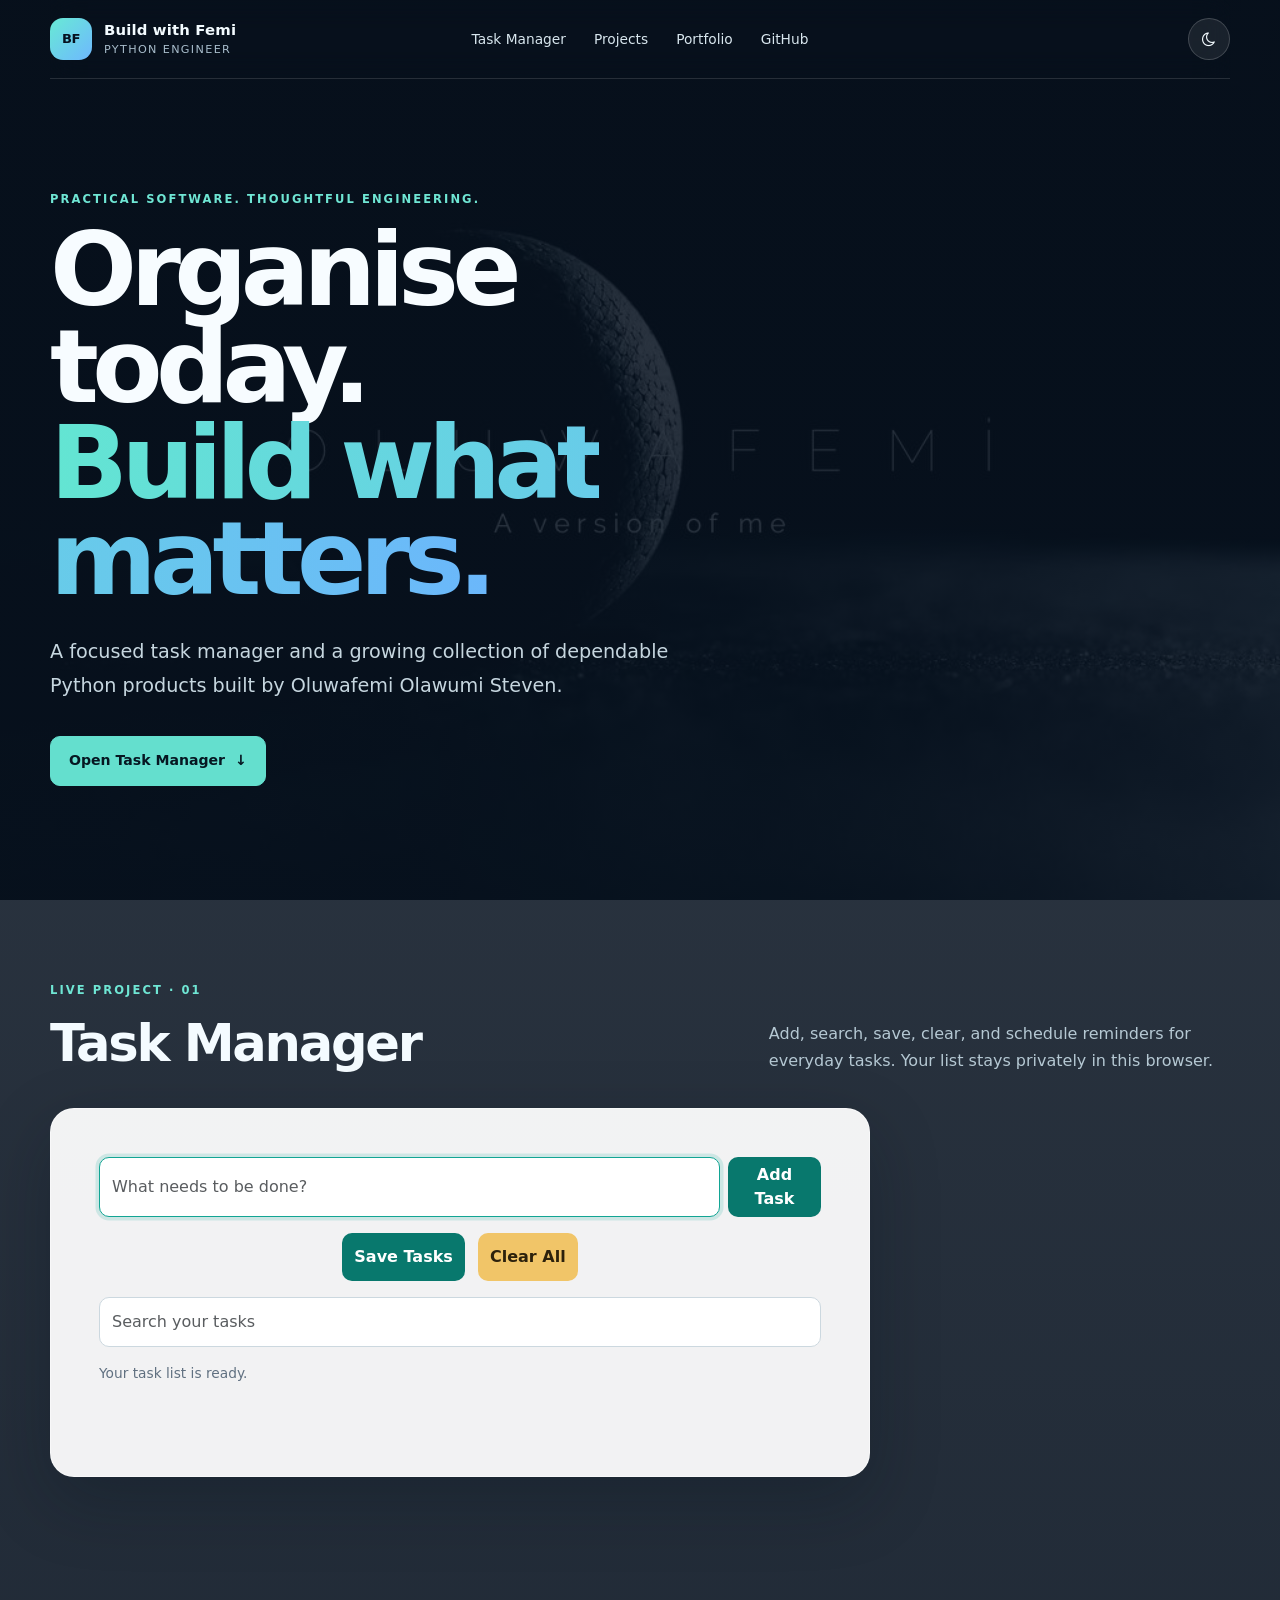
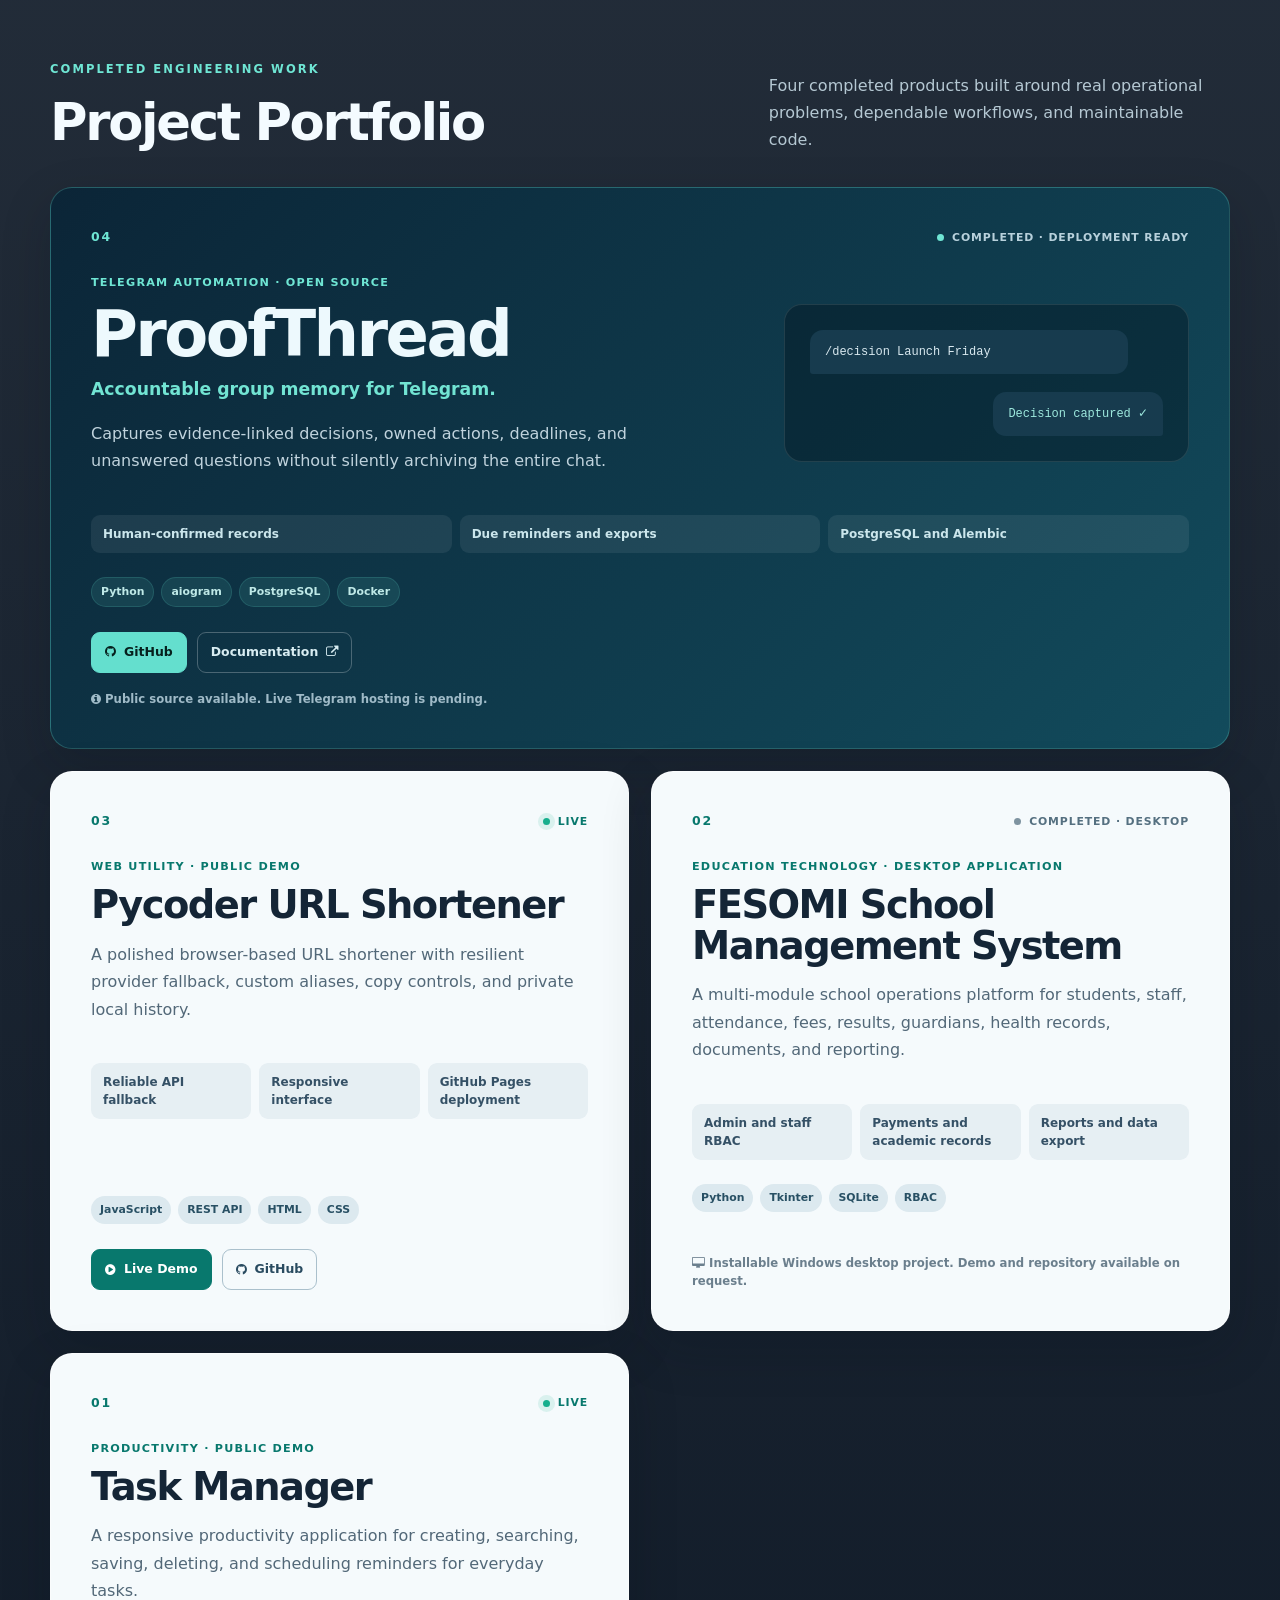
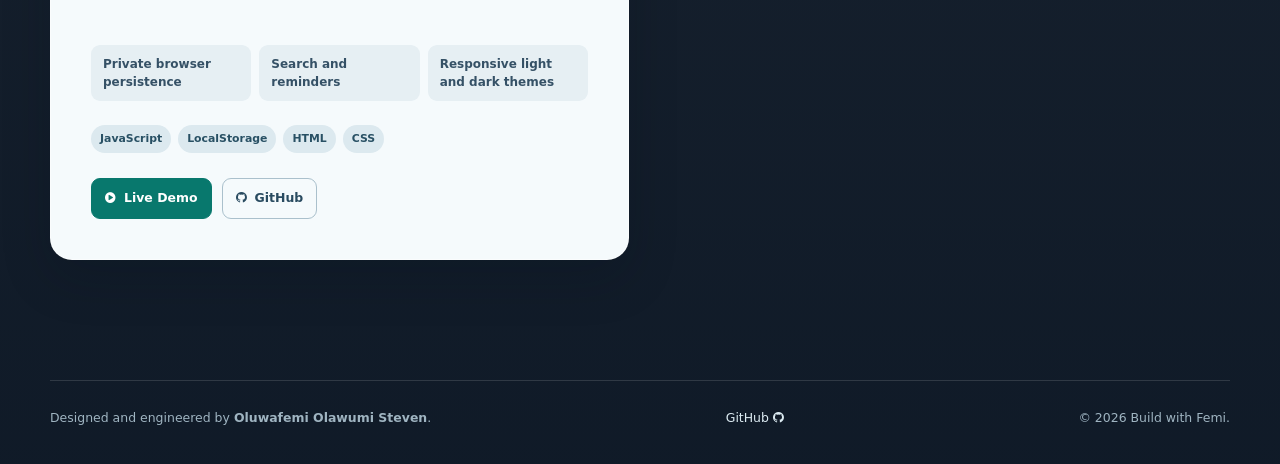
<file: task-manager/index.html>
<!DOCTYPE html>
<html lang="en">
<head>
  <meta charset="UTF-8">
  <meta name="viewport" content="width=device-width, initial-scale=1.0">
  <meta name="description" content="Oluwafemi Olawumi Steven's Task Manager and featured Python engineering projects.">
  <meta name="theme-color" content="#071526">
  <title>Task Manager | Build with Femi</title>
  <link rel="stylesheet" href="https://cdn.jsdelivr.net/npm/bootstrap@5.3.0/dist/css/bootstrap.min.css">
  <link rel="stylesheet" href="https://maxcdn.bootstrapcdn.com/font-awesome/4.7.0/css/font-awesome.min.css">
  <link rel="stylesheet" href="styles.css">
</head>
<body>
  <header class="site-header">
    <a class="brand" href="#top" aria-label="Build with Femi home">
      <span class="brand-mark" aria-hidden="true">BF</span>
      <span>
        <strong>Build with Femi</strong>
        <small>Python engineer</small>
      </span>
    </a>

    <nav aria-label="Primary navigation">
      <a href="#task-manager">Task Manager</a>
      <a href="#projects">Projects</a>
      <a href="../">Portfolio</a>
      <a href="https://github.com/Oluwafemi1x" target="_blank" rel="noopener noreferrer">GitHub</a>
    </nav>

    <button class="mode-toggle" type="button" aria-label="Switch between light and dark mode" title="Toggle colour theme">
      <i class="fa fa-moon-o" aria-hidden="true"></i>
    </button>
  </header>

  <main id="top">
    <section class="hero" aria-labelledby="hero-title">
      <p class="eyebrow">Practical software. Thoughtful engineering.</p>
      <h1 id="hero-title">Organise today.<br><span>Build what matters.</span></h1>
      <p class="hero-copy">A focused task manager and a growing collection of dependable Python products built by Oluwafemi Olawumi Steven.</p>
      <a class="primary-link" href="#task-manager">Open Task Manager <span aria-hidden="true">↓</span></a>
    </section>

    <section id="task-manager" class="task-section" aria-labelledby="task-title">
      <div class="section-heading">
        <div>
          <p class="eyebrow">Live project · 01</p>
          <h2 id="task-title">Task Manager</h2>
        </div>
        <p>Add, search, save, clear, and schedule reminders for everyday tasks. Your list stays privately in this browser.</p>
      </div>

      <div class="task-manager-shell container">
        <div class="task-input d-flex justify-content-center">
          <label class="visually-hidden" for="taskInput">New task</label>
          <input type="text" id="taskInput" placeholder="What needs to be done?" class="form-control me-2" maxlength="240" autocomplete="off">
          <button id="addTaskBtn" class="btn btn-primary" type="button">Add Task</button>
        </div>

        <div class="task-actions text-center mt-3">
          <button id="saveTasksBtn" class="btn btn-success me-2" type="button">Save Tasks</button>
          <button id="clearAllBtn" class="btn btn-warning" type="button">Clear All</button>
        </div>

        <label class="visually-hidden" for="searchInput">Search tasks</label>
        <input type="search" id="searchInput" placeholder="Search your tasks" class="form-control my-3" autocomplete="off">
        <p id="emptyState" class="empty-state">Your task list is ready.</p>
        <ul class="task-list list-group" id="taskList" aria-live="polite"></ul>
        <p id="taskStatus" class="task-status" role="status" aria-live="polite"></p>
      </div>
    </section>

    <section id="projects" class="projects-section" aria-labelledby="projects-title">
      <div class="section-heading">
        <div>
          <p class="eyebrow">Completed engineering work</p>
          <h2 id="projects-title">Project Portfolio</h2>
        </div>
        <p>Four completed products built around real operational problems, dependable workflows, and maintainable code.</p>
      </div>

      <div class="project-grid">
        <article class="portfolio-card portfolio-card--featured">
          <div class="card-topline">
            <span class="project-index">04</span>
            <span class="project-status"><i></i> Completed · Deployment ready</span>
          </div>
          <div class="card-layout">
            <div>
              <p class="project-type">Telegram automation · Open source</p>
              <h3>ProofThread</h3>
              <p class="project-tagline">Accountable group memory for Telegram.</p>
              <p>Captures evidence-linked decisions, owned actions, deadlines, and unanswered questions without silently archiving the entire chat.</p>
            </div>
            <div class="mini-thread" aria-hidden="true">
              <span>/decision Launch Friday</span>
              <span>Decision captured ✓</span>
            </div>
          </div>
          <ul class="project-highlights">
            <li>Human-confirmed records</li>
            <li>Due reminders and exports</li>
            <li>PostgreSQL and Alembic</li>
          </ul>
          <div class="tech-stack" aria-label="ProofThread technologies"><span>Python</span><span>aiogram</span><span>PostgreSQL</span><span>Docker</span></div>
          <div class="project-links">
            <a class="project-button" href="https://github.com/Oluwafemi1x/proofthread-telegram-bot" target="_blank" rel="noopener noreferrer"><i class="fa fa-github" aria-hidden="true"></i> GitHub</a>
            <a class="project-button project-button--secondary" href="https://github.com/Oluwafemi1x/proofthread-telegram-bot#readme" target="_blank" rel="noopener noreferrer">Documentation <i class="fa fa-external-link" aria-hidden="true"></i></a>
          </div>
          <p class="availability"><i class="fa fa-info-circle" aria-hidden="true"></i> Public source available. Live Telegram hosting is pending.</p>
        </article>

        <article class="portfolio-card">
          <div class="card-topline">
            <span class="project-index">03</span>
            <span class="project-status project-status--live"><i></i> Live</span>
          </div>
          <p class="project-type">Web utility · Public demo</p>
          <h3>Pycoder URL Shortener</h3>
          <p>A polished browser-based URL shortener with resilient provider fallback, custom aliases, copy controls, and private local history.</p>
          <ul class="project-highlights">
            <li>Reliable API fallback</li>
            <li>Responsive interface</li>
            <li>GitHub Pages deployment</li>
          </ul>
          <div class="tech-stack" aria-label="URL Shortener technologies"><span>JavaScript</span><span>REST API</span><span>HTML</span><span>CSS</span></div>
          <div class="project-links">
            <a class="project-button project-button--live" href="https://oluwafemi1x.github.io/url-shortener/" target="_blank" rel="noopener noreferrer"><i class="fa fa-play-circle" aria-hidden="true"></i> Live Demo</a>
            <a class="project-button project-button--secondary" href="https://github.com/Oluwafemi1x/url-shortener" target="_blank" rel="noopener noreferrer"><i class="fa fa-github" aria-hidden="true"></i> GitHub</a>
          </div>
        </article>

        <article class="portfolio-card">
          <div class="card-topline">
            <span class="project-index">02</span>
            <span class="project-status"><i></i> Completed · Desktop</span>
          </div>
          <p class="project-type">Education technology · Desktop application</p>
          <h3>FESOMI School Management System</h3>
          <p>A multi-module school operations platform for students, staff, attendance, fees, results, guardians, health records, documents, and reporting.</p>
          <ul class="project-highlights">
            <li>Admin and staff RBAC</li>
            <li>Payments and academic records</li>
            <li>Reports and data export</li>
          </ul>
          <div class="tech-stack" aria-label="FESOMI technologies"><span>Python</span><span>Tkinter</span><span>SQLite</span><span>RBAC</span></div>
          <p class="availability"><i class="fa fa-desktop" aria-hidden="true"></i> Installable Windows desktop project. Demo and repository available on request.</p>
        </article>

        <article class="portfolio-card">
          <div class="card-topline">
            <span class="project-index">01</span>
            <span class="project-status project-status--live"><i></i> Live</span>
          </div>
          <p class="project-type">Productivity · Public demo</p>
          <h3>Task Manager</h3>
          <p>A responsive productivity application for creating, searching, saving, deleting, and scheduling reminders for everyday tasks.</p>
          <ul class="project-highlights">
            <li>Private browser persistence</li>
            <li>Search and reminders</li>
            <li>Responsive light and dark themes</li>
          </ul>
          <div class="tech-stack" aria-label="Task Manager technologies"><span>JavaScript</span><span>LocalStorage</span><span>HTML</span><span>CSS</span></div>
          <div class="project-links">
            <a class="project-button project-button--live" href="https://oluwafemi1x.github.io/Task-Manager/" target="_blank" rel="noopener noreferrer"><i class="fa fa-play-circle" aria-hidden="true"></i> Live Demo</a>
            <a class="project-button project-button--secondary" href="https://github.com/Oluwafemi1x/Task-Manager" target="_blank" rel="noopener noreferrer"><i class="fa fa-github" aria-hidden="true"></i> GitHub</a>
          </div>
        </article>
      </div>
    </section>
  </main>

  <footer class="footer">
    <p>Designed and engineered by <strong>Oluwafemi Olawumi Steven</strong>.</p>
    <a href="https://github.com/Oluwafemi1x" target="_blank" rel="noopener noreferrer">GitHub <i class="fa fa-github" aria-hidden="true"></i></a>
    <p>&copy; <span id="currentYear">2026</span> Build with Femi.</p>
  </footer>

  <script src="https://cdn.jsdelivr.net/npm/bootstrap@5.3.0/dist/js/bootstrap.bundle.min.js"></script>
  <script src="script.js"></script>
</body>
</html>
</file>
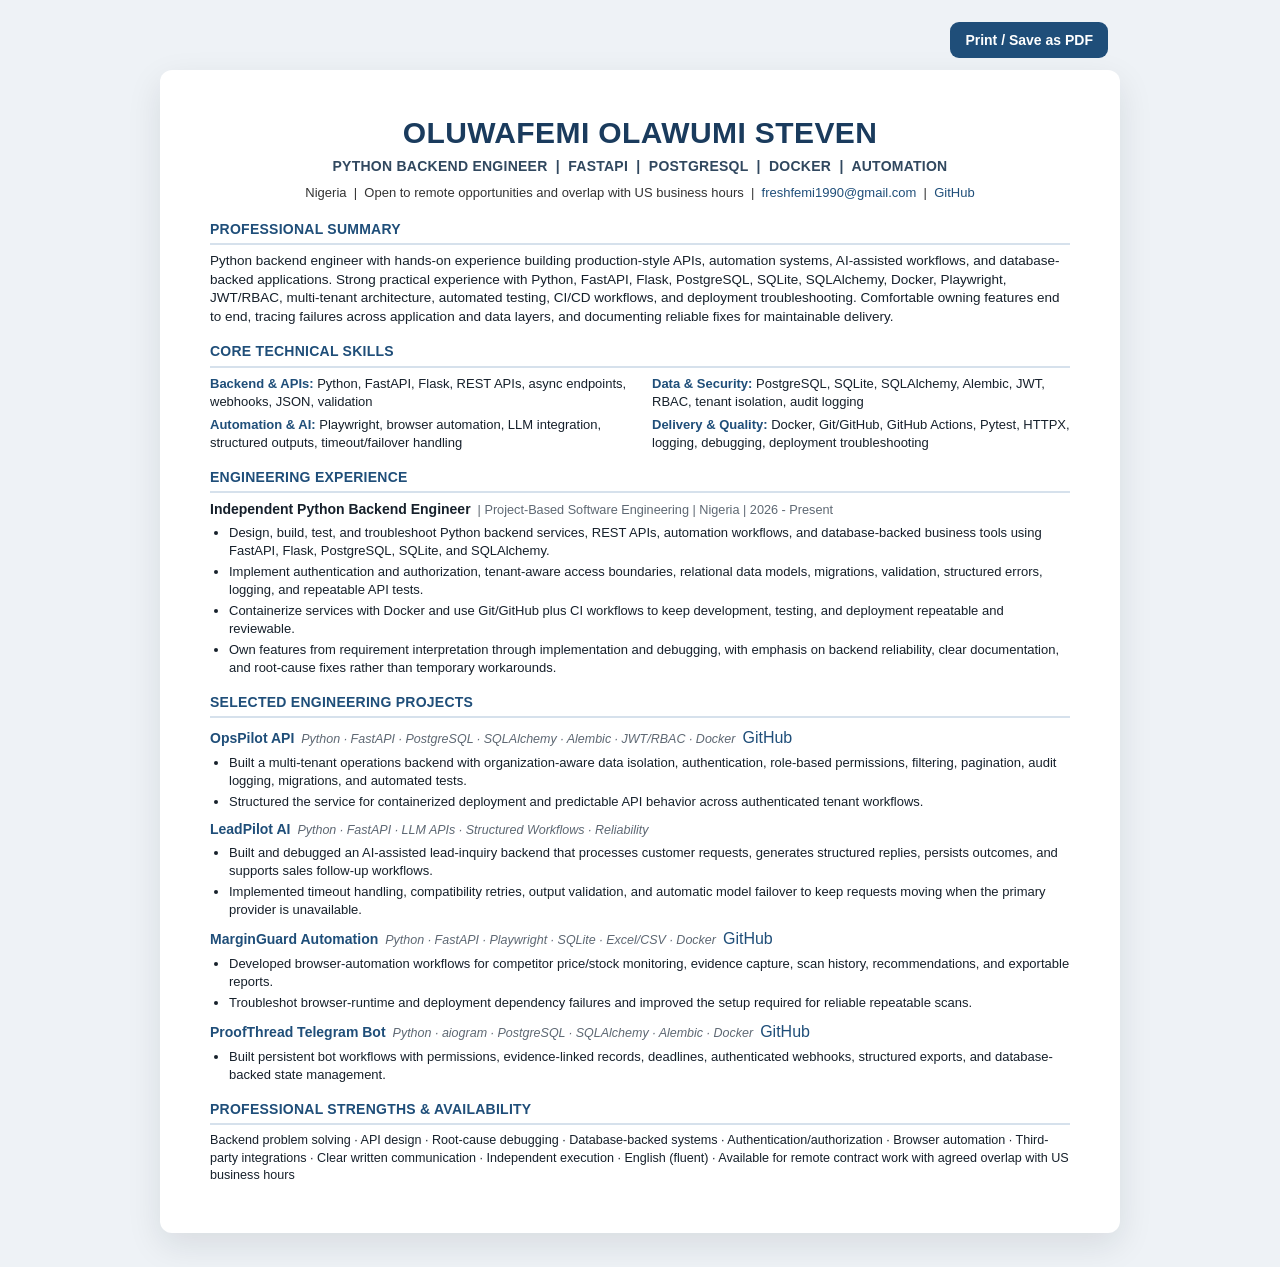
<file: cv.html>
<!doctype html>
<html lang="en">
<head>
  <meta charset="utf-8">
  <meta name="viewport" content="width=device-width,initial-scale=1">
  <meta name="description" content="Oluwafemi Olawumi Steven - Python Backend Engineer CV">
  <title>Oluwafemi Olawumi Steven | Python Backend Engineer</title>
  <style>
    :root{--ink:#16202b;--muted:#5e6873;--accent:#1f4e79;--line:#d6e1ec;--paper:#fff;--bg:#eef2f6}
    *{box-sizing:border-box}
    body{margin:0;background:var(--bg);color:var(--ink);font-family:Arial,Helvetica,sans-serif;line-height:1.38}
    .toolbar{max-width:960px;margin:22px auto 0;display:flex;justify-content:flex-end;padding:0 12px}
    .btn{border:0;border-radius:9px;padding:10px 15px;background:var(--accent);color:#fff;font-weight:700;cursor:pointer;font-size:14px}
    .sheet{max-width:960px;margin:12px auto 34px;background:var(--paper);padding:42px 50px;box-shadow:0 12px 34px rgba(22,32,43,.10);border-radius:12px}
    header{text-align:center;margin-bottom:18px}
    h1{font-size:30px;letter-spacing:.4px;margin:0;color:#1a3b5d}
    .headline{margin:4px 0 7px;font-size:14px;font-weight:700;letter-spacing:.25px;color:#31485f}
    .contact{font-size:13px;color:#333}
    a{color:var(--accent);text-decoration:none}
    a:hover{text-decoration:underline}
    h2{font-size:14px;margin:16px 0 7px;color:var(--accent);letter-spacing:.25px;border-bottom:2px solid var(--line);padding-bottom:4px}
    p{margin:0 0 7px;font-size:13.5px}
    .skills{display:grid;grid-template-columns:1fr 1fr;gap:5px 24px}
    .skill{font-size:13px}
    .skill strong{color:var(--accent)}
    .role{display:flex;flex-wrap:wrap;gap:7px;align-items:baseline;margin-top:2px}
    .role strong{font-size:14px}
    .meta{color:var(--muted);font-size:12.7px}
    ul{margin:5px 0 8px 19px;padding:0}
    li{margin:3px 0;font-size:13px}
    .project{margin:9px 0}
    .project-title{font-size:14px;font-weight:700;color:var(--accent)}
    .tech{font-size:12.5px;color:var(--muted);font-style:italic}
    .project-line{display:flex;gap:7px;align-items:baseline;flex-wrap:wrap}
    .footerline{font-size:12.6px}
    @media(max-width:700px){.sheet{margin:0;border-radius:0;padding:26px 22px}.toolbar{margin:12px auto}.skills{grid-template-columns:1fr}h1{font-size:24px}}
    @media print{
      @page{size:A4;margin:12mm}
      body{background:#fff}
      .toolbar{display:none}
      .sheet{max-width:none;margin:0;padding:0;box-shadow:none;border-radius:0}
      a{color:inherit;text-decoration:none}
      h2{break-after:avoid}
      .project,.role{break-inside:avoid}
    }
  </style>
</head>
<body>
  <div class="toolbar"><button class="btn" onclick="window.print()">Print / Save as PDF</button></div>
  <main class="sheet">
    <header>
      <h1>OLUWAFEMI OLAWUMI STEVEN</h1>
      <div class="headline">PYTHON BACKEND ENGINEER &nbsp;|&nbsp; FASTAPI &nbsp;|&nbsp; POSTGRESQL &nbsp;|&nbsp; DOCKER &nbsp;|&nbsp; AUTOMATION</div>
      <div class="contact">Nigeria &nbsp;|&nbsp; Open to remote opportunities and overlap with US business hours &nbsp;|&nbsp;
        <a href="mailto:freshfemi1990@gmail.com">freshfemi1990@gmail.com</a> &nbsp;|&nbsp;
        <a href="https://github.com/Oluwafemi1x" target="_blank" rel="noopener">GitHub</a>
      </div>
    </header>

    <section>
      <h2>PROFESSIONAL SUMMARY</h2>
      <p>Python backend engineer with hands-on experience building production-style APIs, automation systems, AI-assisted workflows, and database-backed applications. Strong practical experience with Python, FastAPI, Flask, PostgreSQL, SQLite, SQLAlchemy, Docker, Playwright, JWT/RBAC, multi-tenant architecture, automated testing, CI/CD workflows, and deployment troubleshooting. Comfortable owning features end to end, tracing failures across application and data layers, and documenting reliable fixes for maintainable delivery.</p>
    </section>

    <section>
      <h2>CORE TECHNICAL SKILLS</h2>
      <div class="skills">
        <div class="skill"><strong>Backend &amp; APIs:</strong> Python, FastAPI, Flask, REST APIs, async endpoints, webhooks, JSON, validation</div>
        <div class="skill"><strong>Data &amp; Security:</strong> PostgreSQL, SQLite, SQLAlchemy, Alembic, JWT, RBAC, tenant isolation, audit logging</div>
        <div class="skill"><strong>Automation &amp; AI:</strong> Playwright, browser automation, LLM integration, structured outputs, timeout/failover handling</div>
        <div class="skill"><strong>Delivery &amp; Quality:</strong> Docker, Git/GitHub, GitHub Actions, Pytest, HTTPX, logging, debugging, deployment troubleshooting</div>
      </div>
    </section>

    <section>
      <h2>ENGINEERING EXPERIENCE</h2>
      <div class="role">
        <strong>Independent Python Backend Engineer</strong>
        <span class="meta">| Project-Based Software Engineering | Nigeria | 2026 - Present</span>
      </div>
      <ul>
        <li>Design, build, test, and troubleshoot Python backend services, REST APIs, automation workflows, and database-backed business tools using FastAPI, Flask, PostgreSQL, SQLite, and SQLAlchemy.</li>
        <li>Implement authentication and authorization, tenant-aware access boundaries, relational data models, migrations, validation, structured errors, logging, and repeatable API tests.</li>
        <li>Containerize services with Docker and use Git/GitHub plus CI workflows to keep development, testing, and deployment repeatable and reviewable.</li>
        <li>Own features from requirement interpretation through implementation and debugging, with emphasis on backend reliability, clear documentation, and root-cause fixes rather than temporary workarounds.</li>
      </ul>
    </section>

    <section>
      <h2>SELECTED ENGINEERING PROJECTS</h2>

      <div class="project">
        <div class="project-line"><span class="project-title">OpsPilot API</span><span class="tech">Python · FastAPI · PostgreSQL · SQLAlchemy · Alembic · JWT/RBAC · Docker</span><a href="https://github.com/Oluwafemi1x/opspilot-api" target="_blank" rel="noopener">GitHub</a></div>
        <ul>
          <li>Built a multi-tenant operations backend with organization-aware data isolation, authentication, role-based permissions, filtering, pagination, audit logging, migrations, and automated tests.</li>
          <li>Structured the service for containerized deployment and predictable API behavior across authenticated tenant workflows.</li>
        </ul>
      </div>

      <div class="project">
        <div class="project-line"><span class="project-title">LeadPilot AI</span><span class="tech">Python · FastAPI · LLM APIs · Structured Workflows · Reliability</span></div>
        <ul>
          <li>Built and debugged an AI-assisted lead-inquiry backend that processes customer requests, generates structured replies, persists outcomes, and supports sales follow-up workflows.</li>
          <li>Implemented timeout handling, compatibility retries, output validation, and automatic model failover to keep requests moving when the primary provider is unavailable.</li>
        </ul>
      </div>

      <div class="project">
        <div class="project-line"><span class="project-title">MarginGuard Automation</span><span class="tech">Python · FastAPI · Playwright · SQLite · Excel/CSV · Docker</span><a href="https://github.com/Oluwafemi1x/marginguard-automation" target="_blank" rel="noopener">GitHub</a></div>
        <ul>
          <li>Developed browser-automation workflows for competitor price/stock monitoring, evidence capture, scan history, recommendations, and exportable reports.</li>
          <li>Troubleshot browser-runtime and deployment dependency failures and improved the setup required for reliable repeatable scans.</li>
        </ul>
      </div>

      <div class="project">
        <div class="project-line"><span class="project-title">ProofThread Telegram Bot</span><span class="tech">Python · aiogram · PostgreSQL · SQLAlchemy · Alembic · Docker</span><a href="https://github.com/Oluwafemi1x/proofthread-telegram-bot" target="_blank" rel="noopener">GitHub</a></div>
        <ul>
          <li>Built persistent bot workflows with permissions, evidence-linked records, deadlines, authenticated webhooks, structured exports, and database-backed state management.</li>
        </ul>
      </div>
    </section>

    <section>
      <h2>PROFESSIONAL STRENGTHS &amp; AVAILABILITY</h2>
      <p class="footerline">Backend problem solving · API design · Root-cause debugging · Database-backed systems · Authentication/authorization · Browser automation · Third-party integrations · Clear written communication · Independent execution · English (fluent) · Available for remote contract work with agreed overlap with US business hours</p>
    </section>
  </main>
</body>
</html>
</file>
<file: task-manager/styles.css>
:root {
  --navy-950: #06111f;
  --navy-900: #091827;
  --navy-800: #10263a;
  --ink: #142536;
  --muted: #607080;
  --surface: rgba(255, 255, 255, 0.94);
  --surface-soft: #eef4f7;
  --line: rgba(20, 37, 54, 0.12);
  --teal: #12a594;
  --teal-dark: #08786d;
  --blue: #247bc1;
  --warning: #d99a22;
  --danger: #c94250;
  --shadow: 0 24px 70px rgba(3, 15, 27, 0.24);
}

* {
  box-sizing: border-box;
}

html {
  scroll-behavior: smooth;
}

body {
  min-height: 100vh;
  margin: 0;
  overflow-x: hidden;
  color: var(--ink);
  background:
    linear-gradient(180deg, rgba(6, 17, 31, 0.83), rgba(6, 17, 31, 0.96)),
    url("./images/background.jpg") center / cover fixed;
  font-family: Inter, ui-sans-serif, system-ui, -apple-system, BlinkMacSystemFont, "Segoe UI", sans-serif;
  transition: background-color 180ms ease, color 180ms ease;
}

a {
  color: inherit;
}

button,
input {
  font: inherit;
}

.site-header {
  position: sticky;
  top: 0;
  z-index: 20;
  display: grid;
  grid-template-columns: 1fr auto 1fr;
  align-items: center;
  gap: 24px;
  width: min(1180px, calc(100% - 40px));
  margin: 0 auto;
  padding: 18px 0;
  color: #f3fbff;
  border-bottom: 1px solid rgba(255, 255, 255, 0.13);
  backdrop-filter: blur(14px);
}

.brand {
  display: inline-flex;
  align-items: center;
  gap: 12px;
  width: fit-content;
  text-decoration: none;
}

.brand-mark {
  display: grid;
  width: 42px;
  height: 42px;
  place-items: center;
  color: var(--navy-950);
  background: linear-gradient(135deg, #68ead5, #6eb8ff);
  border-radius: 13px;
  font-size: 0.82rem;
  font-weight: 900;
  letter-spacing: -0.04em;
}

.brand strong,
.brand small {
  display: block;
}

.brand strong {
  font-size: 0.93rem;
  letter-spacing: 0.01em;
}

.brand small {
  margin-top: 1px;
  color: #a8bccb;
  font-size: 0.7rem;
  text-transform: uppercase;
  letter-spacing: 0.12em;
}

.site-header nav {
  display: flex;
  gap: 28px;
}

.site-header nav a {
  color: #d8e6ee;
  font-size: 0.86rem;
  text-decoration: none;
}

.site-header nav a:hover,
.site-header nav a:focus-visible {
  color: #6fe6d4;
}

.mode-toggle {
  justify-self: end;
  display: grid;
  width: 42px;
  height: 42px;
  padding: 0;
  place-items: center;
  color: #f4fbff;
  background: rgba(255, 255, 255, 0.08);
  border: 1px solid rgba(255, 255, 255, 0.18);
  border-radius: 50%;
  cursor: pointer;
}

.mode-toggle:hover,
.mode-toggle:focus-visible {
  background: rgba(255, 255, 255, 0.16);
}

main {
  width: min(1180px, calc(100% - 40px));
  margin: 0 auto;
}

.hero {
  max-width: 780px;
  padding: 112px 0 104px;
  color: #f4fbff;
}

.eyebrow {
  margin: 0 0 14px;
  color: #6fe6d4;
  font-size: 0.72rem;
  font-weight: 800;
  letter-spacing: 0.18em;
  text-transform: uppercase;
}

.hero h1 {
  margin: 0;
  color: #f7fcff;
  font-size: clamp(3.2rem, 8vw, 6.4rem);
  font-weight: 800;
  line-height: 0.94;
  letter-spacing: -0.065em;
}

.hero h1 span {
  color: transparent;
  background: linear-gradient(90deg, #63e5d2, #6bb7fb);
  background-clip: text;
  -webkit-background-clip: text;
}

.hero-copy {
  max-width: 680px;
  margin: 28px 0 34px;
  color: #c6d6df;
  font-size: clamp(1rem, 2vw, 1.2rem);
  line-height: 1.75;
}

.primary-link {
  display: inline-flex;
  align-items: center;
  gap: 10px;
  padding: 13px 18px;
  color: #061722;
  background: #64dfce;
  border: 1px solid #64dfce;
  border-radius: 10px;
  font-size: 0.88rem;
  font-weight: 800;
  text-decoration: none;
  transition: transform 160ms ease, background-color 160ms ease;
}

.primary-link:hover,
.primary-link:focus-visible {
  color: #061722;
  background: #85ecdd;
  transform: translateY(-2px);
}

.task-section,
.projects-section {
  padding: 92px 0;
  scroll-margin-top: 80px;
}

.section-heading {
  display: grid;
  grid-template-columns: minmax(260px, 1fr) minmax(300px, 0.7fr);
  gap: 60px;
  align-items: end;
  margin-bottom: 34px;
  color: #f4fbff;
}

.section-heading h2 {
  margin: 0;
  font-size: clamp(2.2rem, 4vw, 3.8rem);
  font-weight: 800;
  letter-spacing: -0.045em;
}

.section-heading > p {
  margin: 0;
  color: #b5c8d3;
  line-height: 1.7;
}

.task-manager-shell.container {
  position: relative;
  max-width: 820px;
  margin: 0;
  padding: clamp(24px, 5vw, 48px);
  color: var(--ink);
  background: var(--surface);
  border: 1px solid rgba(255, 255, 255, 0.5);
  border-radius: 24px;
  box-shadow: var(--shadow);
}

.form-control {
  min-height: 50px;
  color: var(--ink);
  background: #fff;
  border: 1px solid #ccd8df;
  border-radius: 10px;
}

.form-control:focus {
  color: var(--ink);
  background: #fff;
  border-color: var(--teal);
  box-shadow: 0 0 0 0.22rem rgba(18, 165, 148, 0.16);
}

.btn {
  min-height: 48px;
  border: 0;
  border-radius: 10px;
  font-weight: 750;
}

.btn-primary,
.btn-success {
  background: var(--teal-dark);
}

.btn-primary:hover,
.btn-success:hover {
  background: #075f58;
}

.btn-warning {
  color: #2c210c;
  background: #f1c568;
}

.task-list {
  display: grid;
  gap: 10px;
  padding: 0;
  margin: 0;
  list-style: none;
}

.task-item {
  display: grid;
  grid-template-columns: minmax(0, 1fr) auto auto;
  gap: 8px;
  align-items: center;
  padding: 12px 12px 12px 16px;
  color: #f4fbff;
  background: var(--navy-800);
  border: 1px solid rgba(255, 255, 255, 0.08);
  border-radius: 12px;
}

.task-text {
  min-width: 0;
  overflow-wrap: anywhere;
}

.task-item .btn {
  min-height: 38px;
  padding: 7px 10px;
  font-size: 0.78rem;
}

.task-item .btn-danger {
  background: var(--danger);
}

.task-item .reminder-btn {
  color: #fff;
  background: var(--blue);
}

.empty-state,
.task-status {
  margin: 6px 0 12px;
  color: var(--muted);
  font-size: 0.86rem;
}

.task-status {
  min-height: 1.3em;
  margin: 14px 0 0;
  color: var(--teal-dark);
  font-weight: 700;
}

.projects-section {
  padding-bottom: 120px;
}

.project-grid {
  display: grid;
  grid-template-columns: repeat(2, minmax(0, 1fr));
  gap: 22px;
}

.portfolio-card {
  display: flex;
  flex-direction: column;
  min-height: 100%;
  padding: clamp(25px, 4vw, 40px);
  color: var(--ink);
  background: #f5fafc;
  border: 1px solid rgba(255, 255, 255, 0.55);
  border-radius: 22px;
  box-shadow: 0 18px 50px rgba(3, 15, 27, 0.19);
}

.portfolio-card--featured {
  grid-column: 1 / -1;
  color: #edf9fd;
  background: linear-gradient(135deg, #0b2537, #124b5c);
  border-color: rgba(111, 230, 212, 0.25);
}

.card-topline {
  display: flex;
  justify-content: space-between;
  gap: 16px;
  align-items: center;
  margin-bottom: 28px;
}

.project-index {
  color: var(--teal-dark);
  font-size: 0.78rem;
  font-weight: 900;
  letter-spacing: 0.15em;
}

.portfolio-card--featured .project-index {
  color: #6fe6d4;
}

.project-status {
  display: inline-flex;
  align-items: center;
  gap: 8px;
  color: #557080;
  font-size: 0.68rem;
  font-weight: 800;
  letter-spacing: 0.08em;
  text-transform: uppercase;
}

.project-status i {
  width: 7px;
  height: 7px;
  background: #7e93a0;
  border-radius: 50%;
}

.project-status--live {
  color: #08786d;
}

.project-status--live i {
  background: #16ae8d;
  box-shadow: 0 0 0 5px rgba(22, 174, 141, 0.12);
}

.portfolio-card--featured .project-status {
  color: #b8d1dc;
}

.portfolio-card--featured .project-status i {
  background: #6fe6d4;
}

.card-layout {
  display: grid;
  grid-template-columns: minmax(0, 1fr) minmax(250px, 0.65fr);
  gap: clamp(28px, 6vw, 70px);
  align-items: center;
}

.project-type {
  margin: 0 0 9px;
  color: var(--teal-dark);
  font-size: 0.7rem;
  font-weight: 850;
  letter-spacing: 0.11em;
  text-transform: uppercase;
}

.portfolio-card--featured .project-type {
  color: #6fe6d4;
}

.portfolio-card h3 {
  margin: 0 0 15px;
  font-size: clamp(1.65rem, 3vw, 2.6rem);
  font-weight: 850;
  line-height: 1.06;
  letter-spacing: -0.04em;
}

.portfolio-card--featured h3 {
  font-size: clamp(2.5rem, 5vw, 4.7rem);
}

.project-tagline {
  margin: -7px 0 17px;
  color: #72e4d3;
  font-size: 1.08rem;
  font-weight: 750;
}

.portfolio-card p:not(.project-type, .project-tagline, .availability) {
  color: #526878;
  line-height: 1.72;
}

.portfolio-card--featured p:not(.project-type, .project-tagline, .availability) {
  color: #c0d3dd;
}

.mini-thread {
  display: grid;
  gap: 18px;
  padding: 25px;
  background: rgba(1, 13, 22, 0.34);
  border: 1px solid rgba(255, 255, 255, 0.1);
  border-radius: 18px;
}

.mini-thread span {
  max-width: 90%;
  padding: 13px 15px;
  color: #d8e8ef;
  background: #173b4e;
  border-radius: 13px 13px 13px 3px;
  font-family: ui-monospace, SFMono-Regular, Menlo, monospace;
  font-size: 0.75rem;
}

.mini-thread span:last-child {
  justify-self: end;
  color: #9de8dd;
  border-radius: 13px 13px 3px;
}

.project-highlights {
  display: grid;
  grid-template-columns: repeat(3, minmax(0, 1fr));
  gap: 8px;
  padding: 0;
  margin: 24px 0;
  list-style: none;
}

.project-highlights li {
  padding: 10px 12px;
  color: #355166;
  background: #e6eff3;
  border-radius: 9px;
  font-size: 0.75rem;
  font-weight: 700;
}

.portfolio-card--featured .project-highlights li {
  color: #cbe6ec;
  background: rgba(255, 255, 255, 0.07);
}

.tech-stack {
  display: flex;
  flex-wrap: wrap;
  gap: 7px;
  margin: auto 0 25px;
}

.tech-stack span {
  padding: 6px 9px;
  color: #285064;
  background: #dce9ef;
  border-radius: 999px;
  font-size: 0.68rem;
  font-weight: 750;
}

.portfolio-card--featured .tech-stack span {
  color: #bfe9e7;
  background: rgba(100, 223, 206, 0.11);
  border: 1px solid rgba(100, 223, 206, 0.16);
}

.project-links {
  display: flex;
  flex-wrap: wrap;
  gap: 10px;
  align-items: center;
}

.project-button {
  display: inline-flex;
  align-items: center;
  gap: 8px;
  padding: 10px 13px;
  color: #06201d;
  background: #64dfce;
  border: 1px solid #64dfce;
  border-radius: 9px;
  font-size: 0.78rem;
  font-weight: 800;
  text-decoration: none;
}

.project-button:hover,
.project-button:focus-visible {
  color: #06201d;
  background: #88ebde;
}

.project-button--live {
  color: #fff;
  background: var(--teal-dark);
  border-color: var(--teal-dark);
}

.project-button--live:hover,
.project-button--live:focus-visible {
  color: #fff;
  background: #075f58;
}

.project-button--secondary {
  color: #294b60;
  background: transparent;
  border-color: #aac0cc;
}

.project-button--secondary:hover,
.project-button--secondary:focus-visible {
  color: #122f40;
  background: #e3edf2;
}

.portfolio-card--featured .project-button--secondary {
  color: #d8edf2;
  border-color: rgba(255, 255, 255, 0.25);
}

.portfolio-card--featured .project-button--secondary:hover,
.portfolio-card--featured .project-button--secondary:focus-visible {
  color: #fff;
  background: rgba(255, 255, 255, 0.08);
}

.availability {
  margin: 18px 0 0;
  color: #6b7f8d;
  font-size: 0.73rem;
  font-weight: 650;
}

.portfolio-card--featured .availability {
  color: #9fbac7;
}

.footer {
  display: flex;
  justify-content: space-between;
  gap: 20px;
  width: min(1180px, calc(100% - 40px));
  margin: 0 auto;
  padding: 28px 0 36px;
  color: #9fb4c1;
  border-top: 1px solid rgba(255, 255, 255, 0.13);
  font-size: 0.78rem;
}

.footer p {
  margin: 0;
}

.footer a {
  color: #dcebf2;
  text-decoration: none;
}

.dark-mode {
  --ink: #e8f3f8;
  --muted: #a7bac5;
  --surface: rgba(11, 30, 44, 0.96);
  --surface-soft: #163145;
  --line: rgba(255, 255, 255, 0.12);
}

.dark-mode .form-control {
  color: #edf7fb;
  background: #173449;
  border-color: #365267;
}

.dark-mode .form-control::placeholder {
  color: #9db0bc;
}

.dark-mode .portfolio-card {
  color: #e9f5fa;
  background: #0d2638;
}

.dark-mode .portfolio-card p:not(.project-type, .project-tagline, .availability),
.dark-mode .project-highlights li,
.dark-mode .availability {
  color: #b7cad5;
}

.dark-mode .project-highlights li {
  background: #16384a;
}

.dark-mode .tech-stack span {
  color: #bfe7ed;
  background: #173d4e;
}

@media (max-width: 820px) {
  .site-header {
    grid-template-columns: 1fr auto;
  }

  .site-header nav {
    display: none;
  }

  .section-heading,
  .card-layout {
    grid-template-columns: 1fr;
  }

  .section-heading {
    gap: 18px;
  }

  .project-grid {
    grid-template-columns: 1fr;
  }

  .footer {
    flex-direction: column;
  }
}

@media (max-width: 560px) {
  .site-header,
  main,
  .footer {
    width: min(100% - 28px, 1180px);
  }

  .hero {
    padding: 82px 0 72px;
  }

  .task-section,
  .projects-section {
    padding: 68px 0;
  }

  .task-input,
  .task-actions {
    display: grid !important;
    gap: 9px;
  }

  .task-input .form-control,
  .task-actions .btn {
    width: 100%;
    margin: 0 !important;
  }

  .task-item {
    grid-template-columns: 1fr 1fr;
  }

  .task-text {
    grid-column: 1 / -1;
  }

  .portfolio-card {
    padding: 27px 21px;
    border-radius: 20px;
  }

  .project-highlights {
    grid-template-columns: 1fr;
  }
}

@media (prefers-reduced-motion: reduce) {
  html {
    scroll-behavior: auto;
  }

  *,
  *::before,
  *::after {
    transition-duration: 0.01ms !important;
    animation-duration: 0.01ms !important;
  }
}
</file>
